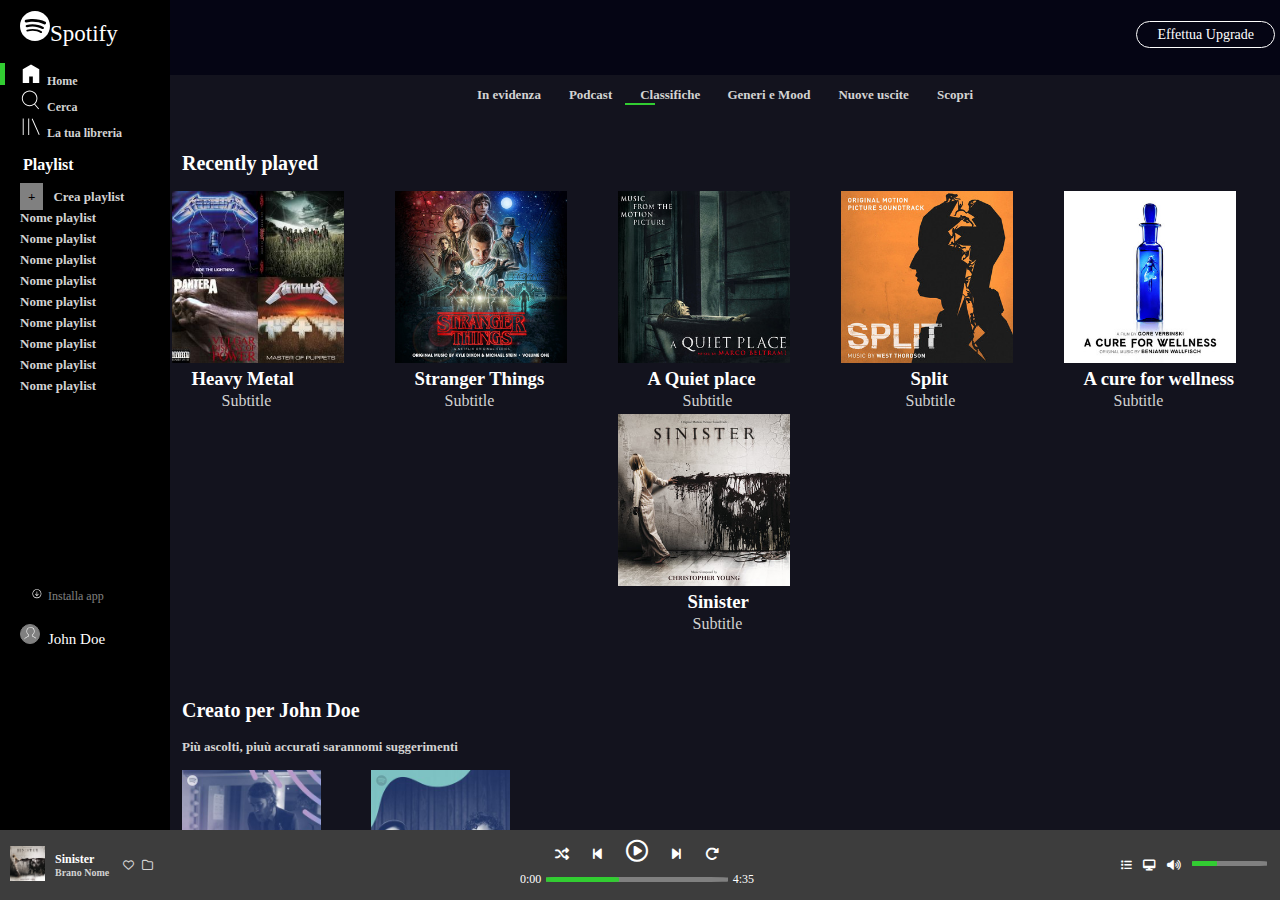
<file: index.html>
<!DOCTYPE html>
<html lang="en">
<head>
    <meta charset="UTF-8">

    <meta name="viewport" content="width=device-width, initial-scale=1.0">

    <link rel="stylesheet"
     href="https://cdnjs.cloudflare.com/ajax/libs/font-awesome/6.7.2/css/all.min.css" 
     ùintegrity="sha512-Evv84Mr4kqVGRNSgIGL/F/aIDqQb7xQ2vcrdIwxfjThSH8CSR7PBEakCr51Ck+w+/U6swU2Im1vVX0SVk9ABhg==" 
     crossorigin="anonymous"
     referrerpolicy="no-referrer"/>

    <link rel="stylesheet" href="./css/style.css">
    <title>Spotify</title>
</head>
<body>
    <div class="wrapper" >
        <main >
            <div class="playlist">
                <div class="spotify">
                    <span id="img-1"><img src="./image/logo-small.svg"><span id="name">Spotify</span></span>
                </div>
                <div class="search">
                    <span id="img"class="name-home"><img src="./image/home.svg"><span id="name">Home</span></span>
                    <span id="img"><img src="./image/search.svg"><span id="name">Cerca</span></span>
                    <span id="img"><img src="./image/libreria.svg"><span id="name">La tua libreria</span></span>
                </div>

                <div class="main-playlist">
                    <h4>Playlist</h4>
                    <div class="name-playlist">
                        <p><span class="creation">+</span>Crea playlist</p>
                        <p>Nome playlist</p>
                        <p>Nome playlist</p>
                        <p>Nome playlist</p>
                        <p>Nome playlist</p>
                        <p>Nome playlist</p>
                        <p>Nome playlist</p>
                        <p>Nome playlist</p>
                        <p>Nome playlist</p>
                        <p>Nome playlist</p>
                    </div>
                </div>
                <div class="footer-playlist">
                    <div class="playlist-bottom">
                        <div id="card">
                            <span id="img-footer"><img src="./image/download.svg"><span id="app">Installa app</span></span>
                         </div>
                        <div id="card-2">
                            <span id="profile"><img src="./image/profile.svg"><span id="name-bottom">John Doe</span></span>
                        </div>
                    </div>
                </div>
            </div>
            <div class="content">
                <div class="upgrade">
                    <div class="login">
                        <span>Effettua Upgrade</span>
                    </div>
                </div>
                <div class="search-music">
                    <div class="news">
                        <span>In evidenza</span>
                        <span>Podcast</span>
                        <span>Classifiche </span>
                        <span>Generi e Mood</span>
                        <span>Nuove uscite</span>
                        <span>Scopri</span>
                        <div class="line-news"></div>
                    </div>
                </div>
                <div class="type-song">
                    <div class="title-song">
                        <h2>Recently played</h2>
                    </div>
                    <div class="container-row">
                        <div class="row">
                            <div class="col-1-6">
                                <div class="card-image">
                                    <img src="./image/metal_lifting.jpg">
                                </div>
                                <div class="card-title">
                                    <h3>Heavy Metal</h3>
                                    <p>Subtitle</p>
                                </div>
                            </div>
                            <div class="col-1-6">
                                <div class="card-image">
                                    <img src="./image/stranger.jpeg">
                                </div>
                                <div class="card-title">
                                    <h3>Stranger Things</h3>
                                    <p>Subtitle</p>
                                </div>
                            </div>
                            <div class="col-1-6">
                                <div class="card-image">
                                    <img src="./image/aquietplace.jpeg">
                                </div>
                                <div class="card-title">
                                    <h3 class="place"> A Quiet place</h3>
                                    <p id="place">Subtitle</p>
                                </div>
                            </div>
                            <div class="col-1-6">
                                <div class="card-image">
                                    <img src="./image/split.jpeg">
                                </div>
                                <div class="card-title">
                                    <h3 class="split">Split</h3>
                                    <p id="split">Subtitle</p>
                                </div>
                            </div>
                            <div class="col-1-6">
                                <div class="card-image">
                                    <img src="./image/cure.jpeg">
                                </div>
                                <div class="card-title">
                                    <h3>A cure for wellness </h3>
                                    <p>Subtitle</p>
                                </div>
                            </div>
                            <div class="col-1-6">
                                <div class="card-image">
                                    <img src="./image/sinister.jpeg">
                                </div>
                                <div class="card-title">
                                    <h3 class="sinister">Sinister</h3>
                                    <p id="sinister">Subtitle</p>
                                </div>
                            </div>
                        </div>
                    </div>
                </div>
                <div class="type-song-2">
                    <div class="title-song-2">
                        <h2>Creato per John Doe</h2>
                        <p>Più ascolti, piuù accurati sarannomi suggerimenti</p>
                    </div>
                    <div class="container-row">
                        <div class="row">
                            <div class="col-1-2">
                                <div class="card-image">
                                    <img src="./image/radar.jpeg">
                                </div>
                                <div class="card-title">    
                                    <h3>Release Radar</h3>
                                </div>
                            </div>
                            <div class="col-1-2">
                                <div class="card-image">
                                    <img src="./image/mixdaily.jpeg">
                                </div>
                                <div class="card-title">
                                    <h3>Daili Mix 1</h3>
                                </div>
                            </div>
                        </div>
                    </div>
                </div>
                <div class="type-song-2">
                    <div class="title-song-2">
                        <h2>Artisti più popolari</h2>
                        <p>Più ascolti, piuù accurati sarannomi suggerimenti</p>
                    </div>
                    <div class="container-row">
                        <div class="row">
                            <div class="col-1-2">
                                <div class="card-image-2">
                                    <img src="./image/youg.jpeg">
                                </div>
                                <div class="card-title-2">    
                                    <h3>Youg</h3>
                                </div>
                            </div>
                            <div class="col-1-2">
                                <div class="card-image-3">
                                    <img src="./image/einaudi.jpeg">
                                </div>
                                <div class="card-title-3">
                                    <h3>Einaudi</h3>
                                </div>
                            </div>
                        </div>
                    </div>
                </div>
            </div>
        </main>
        <footer>
            <div class="piece-of-music">
                <div class="img-piece">
                    <img src="./image/sinister.jpeg">
                </div>
                <div class="title-piece">
                    <h4>Sinister</h4>
                    <p>Brano Nome</p>
                </div>
                <div class="icons">
                    <span>
                        <i class="fa-regular fa-heart"></i>
                        <i class="fa-regular fa-folder"></i>
                    </span>
                </div>
            </div>
            <div class="riproduction">
                <div class="icon-riproduction">
                    <span>
                        <i class="fa-solid fa-shuffle"></i>
                        <i class="fa-solid fa-backward-step"></i>
                        <i class="fa-regular fa-circle-play"></i>
                        <i class="fa-solid fa-forward-step"></i>
                        <i class="fa-solid fa-rotate-right"></i>
                    </span>
                </div>
                <div class="inline">
                    <div class="time-1">0:00</div>
                    <div class="line">
                        <div class="line-2"></div>
                    </div>
                    <div class="time-2">4:35</div>
                </div>
            </div>
            <div class="volume-music">
                <div class="icon-music">
                    <span>
                        <i class="fa-solid fa-list"></i>
                        <i class="fa-solid fa-desktop"></i>
                    </span>
                </div>
                <div class="icon-volume">
                    <div><i class="fa-solid fa-volume-high"></i></div> 
                    <div class="icon-line">
                        <div class="icon-line-2"></div>
                    </div>
                </div>
            </div>
        </footer>
    </div>
</body>
</html>
</file>
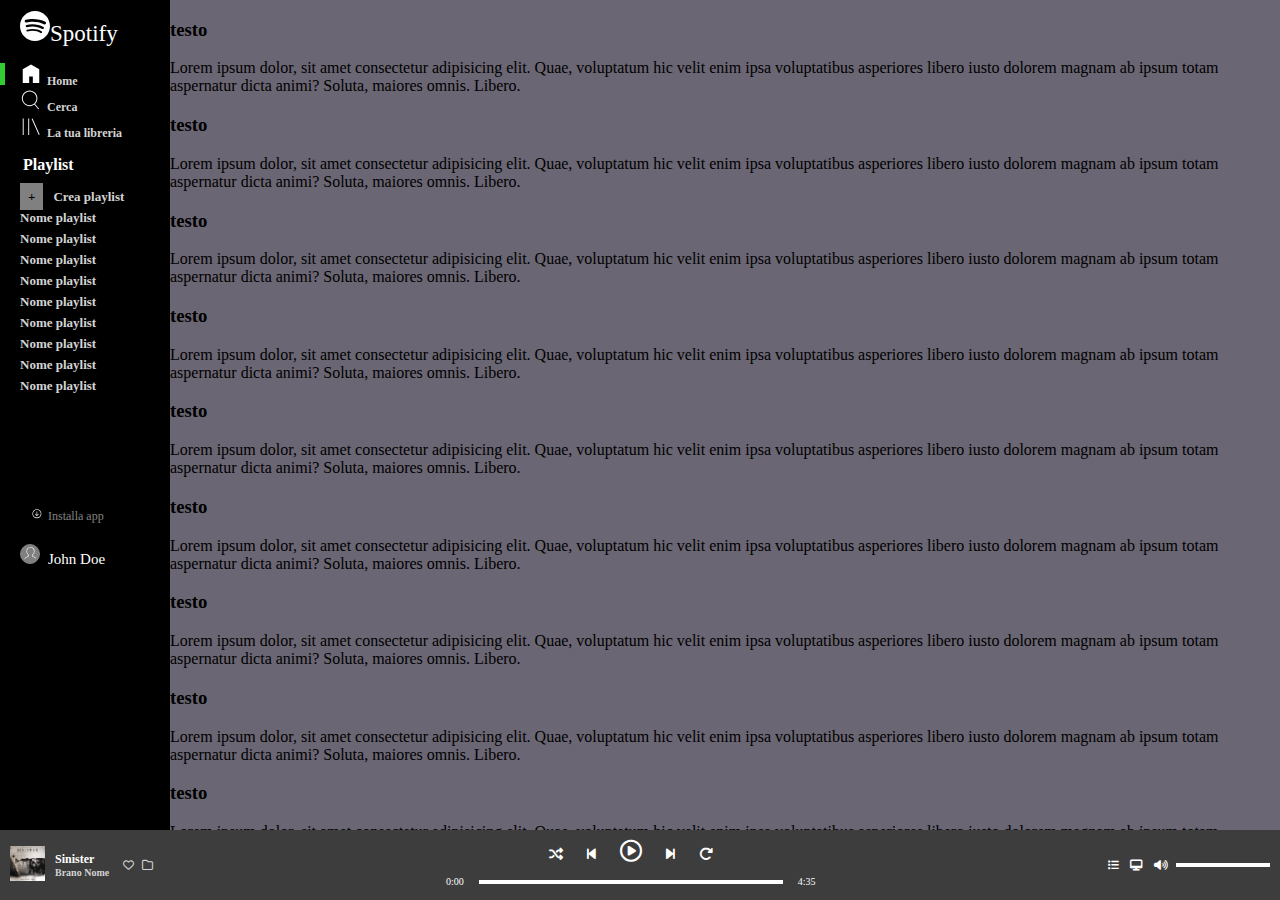
<file: img/index.html>
<!DOCTYPE html>
<html lang="en">
<head>
    <meta charset="UTF-8">

    <meta name="viewport" content="width=device-width, initial-scale=1.0">

    <link rel="stylesheet"
     href="https://cdnjs.cloudflare.com/ajax/libs/font-awesome/6.7.2/css/all.min.css" 
     ùintegrity="sha512-Evv84Mr4kqVGRNSgIGL/F/aIDqQb7xQ2vcrdIwxfjThSH8CSR7PBEakCr51Ck+w+/U6swU2Im1vVX0SVk9ABhg==" 
     crossorigin="anonymous"
     referrerpolicy="no-referrer"/>

    <link rel="stylesheet" href="./css/style.css">
    <title>Spotify</title>
</head>
<body>
    <div class="wrapper" >
        <main >
            <div class="playlist">
                <div class="spotify">
                    <span id="img-1"><img src="./image/logo-small.svg"><span id="name">Spotify</span></span>
                </div>
                <div class="search">
                    <span id="img"class="name-home"><img src="./image/home.svg"><span id="name">Home</span></span>
                    <span id="img"><img src="./image/search.svg"><span id="name">Cerca</span></span>
                    <span id="img"><img src="./image/libreria.svg"><span id="name">La tua libreria</span></span>
                </div>

                <div class="main-playlist">
                    <h4>Playlist</h4>
                    <div class="name-playlist">
                        <p><span class="creation">+</span>Crea playlist</p>
                        <p>Nome playlist</p>
                        <p>Nome playlist</p>
                        <p>Nome playlist</p>
                        <p>Nome playlist</p>
                        <p>Nome playlist</p>
                        <p>Nome playlist</p>
                        <p>Nome playlist</p>
                        <p>Nome playlist</p>
                        <p>Nome playlist</p>
                    </div>
                </div>
                <div class="footer-playlist">
                    <div class="playlist-bottom">
                        <div id="card">
                            <span id="img-footer"><img src="./image/download.svg"><span id="app">Installa app</span></span>
                         </div>
                        <div id="card-2">
                            <span id="profile"><img src="./image/profile.svg"><span id="name-bottom">John Doe</span></span>
                        </div>
                    </div>
                </div>
            </div>
            <div class="content">
                <h3>testo</h3>
                <p>Lorem ipsum dolor, sit amet consectetur adipisicing elit. Quae, voluptatum hic velit enim ipsa voluptatibus asperiores libero iusto dolorem magnam ab ipsum totam aspernatur dicta animi? Soluta, maiores omnis. Libero.</p>
                <h3>testo</h3>
                <p>Lorem ipsum dolor, sit amet consectetur adipisicing elit. Quae, voluptatum hic velit enim ipsa voluptatibus asperiores libero iusto dolorem magnam ab ipsum totam aspernatur dicta animi? Soluta, maiores omnis. Libero.</p>
                <h3>testo</h3>
                <p>Lorem ipsum dolor, sit amet consectetur adipisicing elit. Quae, voluptatum hic velit enim ipsa voluptatibus asperiores libero iusto dolorem magnam ab ipsum totam aspernatur dicta animi? Soluta, maiores omnis. Libero.</p>
                <h3>testo</h3>
                <p>Lorem ipsum dolor, sit amet consectetur adipisicing elit. Quae, voluptatum hic velit enim ipsa voluptatibus asperiores libero iusto dolorem magnam ab ipsum totam aspernatur dicta animi? Soluta, maiores omnis. Libero.</p>
                <h3>testo</h3>
                <p>Lorem ipsum dolor, sit amet consectetur adipisicing elit. Quae, voluptatum hic velit enim ipsa voluptatibus asperiores libero iusto dolorem magnam ab ipsum totam aspernatur dicta animi? Soluta, maiores omnis. Libero.</p>
                <h3>testo</h3>
                <p>Lorem ipsum dolor, sit amet consectetur adipisicing elit. Quae, voluptatum hic velit enim ipsa voluptatibus asperiores libero iusto dolorem magnam ab ipsum totam aspernatur dicta animi? Soluta, maiores omnis. Libero.</p>
                <h3>testo</h3>
                <p>Lorem ipsum dolor, sit amet consectetur adipisicing elit. Quae, voluptatum hic velit enim ipsa voluptatibus asperiores libero iusto dolorem magnam ab ipsum totam aspernatur dicta animi? Soluta, maiores omnis. Libero.</p>
                <h3>testo</h3>
                <p>Lorem ipsum dolor, sit amet consectetur adipisicing elit. Quae, voluptatum hic velit enim ipsa voluptatibus asperiores libero iusto dolorem magnam ab ipsum totam aspernatur dicta animi? Soluta, maiores omnis. Libero.</p>
                <h3>testo</h3>
                <p>Lorem ipsum dolor, sit amet consectetur adipisicing elit. Quae, voluptatum hic velit enim ipsa voluptatibus asperiores libero iusto dolorem magnam ab ipsum totam aspernatur dicta animi? Soluta, maiores omnis. Libero.</p>
                <h3>testo</h3>
                <p>Lorem ipsum dolor, sit amet consectetur adipisicing elit. Quae, voluptatum hic velit enim ipsa voluptatibus asperiores libero iusto dolorem magnam ab ipsum totam aspernatur dicta animi? Soluta, maiores omnis. Libero.</p>
                <h3>testo</h3>
                <p>Lorem ipsum dolor, sit amet consectetur adipisicing elit. Quae, voluptatum hic velit enim ipsa voluptatibus asperiores libero iusto dolorem magnam ab ipsum totam aspernatur dicta animi? Soluta, maiores omnis. Libero.</p>
                <h3>testo</h3>
                <p>Lorem ipsum dolor, sit amet consectetur adipisicing elit. Quae, voluptatum hic velit enim ipsa voluptatibus asperiores libero iusto dolorem magnam ab ipsum totam aspernatur dicta animi? Soluta, maiores omnis. Libero.</p>
            </div>
        </main>
        <footer>
            <div class="piece-of-music">
                <div class="img-piece">
                    <img src="./image/sinister.jpeg">
                </div>
                <div class="title-piece">
                    <h4>Sinister</h4>
                    <p>Brano Nome</p>
                </div>
                <div class="icons">
                    <span>
                        <i class="fa-regular fa-heart"></i>
                        <i class="fa-regular fa-folder"></i>
                    </span>
                </div>
            </div>
            <div class="riproduction">
                <div class="icon-riproduction">
                    <span>
                        <i class="fa-solid fa-shuffle"></i>
                        <i class="fa-solid fa-backward-step"></i>
                        <i class="fa-regular fa-circle-play"></i>
                        <i class="fa-solid fa-forward-step"></i>
                        <i class="fa-solid fa-rotate-right"></i>
                    </span>
                </div>
                <div class="inline">
                    <div class="time-1">0:00</div>
                    <hr>
                    <div class="time-2">4:35</div>
                </div>
            </div>
            <div class="volume-music">
                <div class="icon-music">
                    <span>
                        <i class="fa-solid fa-list"></i>
                        <i class="fa-solid fa-desktop"></i>
                    </span>
                </div>
                <div class="icon-volume">
                    <div><i class="fa-solid fa-volume-high"></i></div> 
                    <hr>
                </div>
            </div>
        </footer>
    </div>
</body>
</html>
</file>
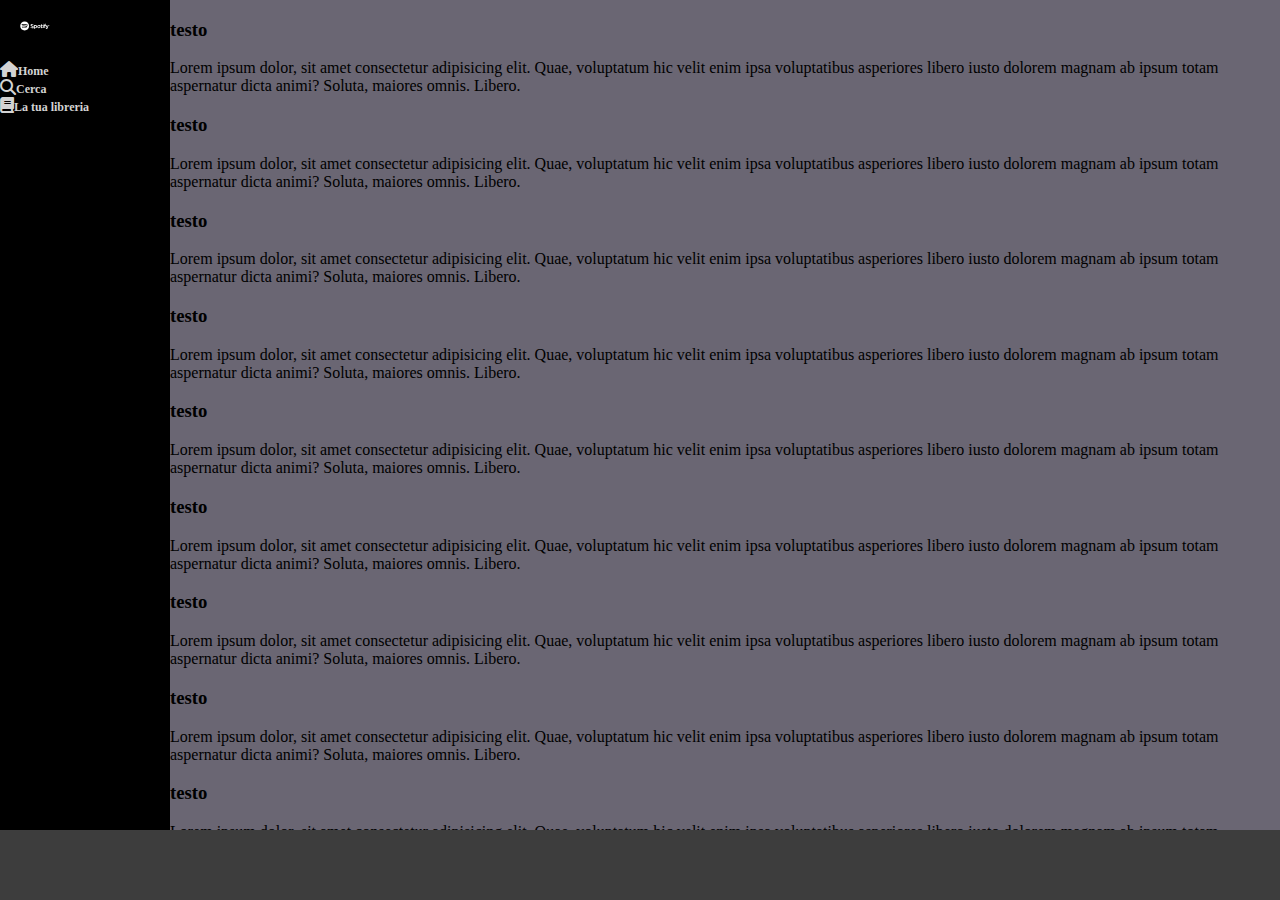
<file: img/css/index.html>
<!DOCTYPE html>
<html lang="en">
<head>
    <meta charset="UTF-8">
    <meta name="viewport" content="width=device-width, initial-scale=1.0">
    <link rel="stylesheet"
     href="https://cdnjs.cloudflare.com/ajax/libs/font-awesome/6.7.2/css/all.min.css" 
     ùintegrity="sha512-Evv84Mr4kqVGRNSgIGL/F/aIDqQb7xQ2vcrdIwxfjThSH8CSR7PBEakCr51Ck+w+/U6swU2Im1vVX0SVk9ABhg==" 
     crossorigin="anonymous"
     referrerpolicy="no-referrer"/>
    <link rel="stylesheet" href="./style.css">
    <title>Spotify</title>
</head>
<body>
    <div class="wrapper" >
        <main >
            <div class="playlist">
                <div class="spotify">
                    <img src="../image/logo.svg">
                </div>
                <div class="search">
                    <span><i class="fa-solid fa-house"></i><span id="name">Home</span></span> 
                    <span><i class="fa-solid fa-magnifying-glass"></i><span id="name">Cerca</span></span>
                    <span><i class="fa-solid fa-book"></i><span id="name">La tua libreria</span></span>
                </div>
            </div>
            <div class="content">
                <h3>testo</h3>
                <p>Lorem ipsum dolor, sit amet consectetur adipisicing elit. Quae, voluptatum hic velit enim ipsa voluptatibus asperiores libero iusto dolorem magnam ab ipsum totam aspernatur dicta animi? Soluta, maiores omnis. Libero.</p>
                <h3>testo</h3>
                <p>Lorem ipsum dolor, sit amet consectetur adipisicing elit. Quae, voluptatum hic velit enim ipsa voluptatibus asperiores libero iusto dolorem magnam ab ipsum totam aspernatur dicta animi? Soluta, maiores omnis. Libero.</p>
                <h3>testo</h3>
                <p>Lorem ipsum dolor, sit amet consectetur adipisicing elit. Quae, voluptatum hic velit enim ipsa voluptatibus asperiores libero iusto dolorem magnam ab ipsum totam aspernatur dicta animi? Soluta, maiores omnis. Libero.</p>
                <h3>testo</h3>
                <p>Lorem ipsum dolor, sit amet consectetur adipisicing elit. Quae, voluptatum hic velit enim ipsa voluptatibus asperiores libero iusto dolorem magnam ab ipsum totam aspernatur dicta animi? Soluta, maiores omnis. Libero.</p>
                <h3>testo</h3>
                <p>Lorem ipsum dolor, sit amet consectetur adipisicing elit. Quae, voluptatum hic velit enim ipsa voluptatibus asperiores libero iusto dolorem magnam ab ipsum totam aspernatur dicta animi? Soluta, maiores omnis. Libero.</p>
                <h3>testo</h3>
                <p>Lorem ipsum dolor, sit amet consectetur adipisicing elit. Quae, voluptatum hic velit enim ipsa voluptatibus asperiores libero iusto dolorem magnam ab ipsum totam aspernatur dicta animi? Soluta, maiores omnis. Libero.</p>
                <h3>testo</h3>
                <p>Lorem ipsum dolor, sit amet consectetur adipisicing elit. Quae, voluptatum hic velit enim ipsa voluptatibus asperiores libero iusto dolorem magnam ab ipsum totam aspernatur dicta animi? Soluta, maiores omnis. Libero.</p>
                <h3>testo</h3>
                <p>Lorem ipsum dolor, sit amet consectetur adipisicing elit. Quae, voluptatum hic velit enim ipsa voluptatibus asperiores libero iusto dolorem magnam ab ipsum totam aspernatur dicta animi? Soluta, maiores omnis. Libero.</p>
                <h3>testo</h3>
                <p>Lorem ipsum dolor, sit amet consectetur adipisicing elit. Quae, voluptatum hic velit enim ipsa voluptatibus asperiores libero iusto dolorem magnam ab ipsum totam aspernatur dicta animi? Soluta, maiores omnis. Libero.</p>
                <h3>testo</h3>
                <p>Lorem ipsum dolor, sit amet consectetur adipisicing elit. Quae, voluptatum hic velit enim ipsa voluptatibus asperiores libero iusto dolorem magnam ab ipsum totam aspernatur dicta animi? Soluta, maiores omnis. Libero.</p>
                <h3>testo</h3>
                <p>Lorem ipsum dolor, sit amet consectetur adipisicing elit. Quae, voluptatum hic velit enim ipsa voluptatibus asperiores libero iusto dolorem magnam ab ipsum totam aspernatur dicta animi? Soluta, maiores omnis. Libero.</p>
                <h3>testo</h3>
                <p>Lorem ipsum dolor, sit amet consectetur adipisicing elit. Quae, voluptatum hic velit enim ipsa voluptatibus asperiores libero iusto dolorem magnam ab ipsum totam aspernatur dicta animi? Soluta, maiores omnis. Libero.</p>
            </div>
        </main>
        <footer></footer>
    </div>
</body>
</html>
</file>
<file: css/style.css>
body{
    margin:0 ;
}
.debug{
    border: 2px dashed red;
    background-color: #f67373;
    min-height: 50px;
    padding: 5px;
}
.wrapper{
    width: 100%;
    height: 100vh;
    overflow: hidden;
    display: flex;
    flex-direction: column;
    
}
main{
     background-color: hsla(259, 85%, 5%, 0.604);
     flex-grow: 1;
     display: flex;
     height:calc(100vh - 110px);
     cursor: pointer;
}

footer{
    height: 70px;
    background-color: hsl(0, 0%, 24%);
    display: flex;
    flex-direction: row;
    justify-content: space-between;
    padding: 0 10px;
    cursor: pointer;
}
.playlist{
    background-color: black;
    width: 170px;
    overflow: auto;
}
.content{
    width: calc(100% - 170px);
    overflow: auto;
    background-color: #13131e;
}
.playlist .spotify{
    margin: 11px 0 16px 0;
}

.playlist .spotify #name{
    color: white;
    font-size: 23px;
    margin-bottom: 30px;
   
}
.playlist .spotify img{
   width: 30px;
   height: 30px;
   margin-left: 10px;
   padding-left: 10px;
}
.search{
    display: flex;
    flex-direction: column;
    color: lightgray;
}
.search img{
   width: 22px;
   height: 22px;
   padding-left: 10px;
   margin-left: 10px;
   margin-right: 5px;
}
.search #name{
    font-size: 12px;
    font-weight: bold;
}
.search  .name-home img {
    border-left: 5px solid limegreen;
    margin-right: 5px;
    padding-left: 15px;
    margin-left: 0;
}
.main-playlist{
    color: lightgrey;
    width: 100%;
    height: 320px;
}
.footer-playlist{
    color:rgba(255, 255, 255, 0.50) ;
    height: 30px;
}
.main-playlist h4{
    padding-left: 13px;
    margin: 15px 10px;
    color: white;
    font-weight: bold;
}
.main-playlist p{
    padding-left: 10px;
    margin: 5px 10px;
    font-size: 13px;
    font-weight: bold;
    
}
.main-playlist .creation{
    padding: 6px 8px;
    background-color: gray;
    color: hsl(0, 0%, 0%);
    margin-top: 12px ;
    margin-bottom: 10px;
    margin-left: 0;
    margin-right: 10px;
}

.playlist-bottom #card #img-footer{
    margin-left: 10px;
    margin-bottom: 10px;
    padding-left: 10px;
    
}
.playlist-bottom  #card,
.playlist-bottom  #card-2{
    padding: 0 10px;
}

.playlist-bottom  #card img{
    width: 12px;
    height: 12px;
    margin-right: 6px;
}

.footer-playlist .playlist-bottom #app{
    font-size: 12px;
}

.playlist-bottom #card-2 #profile img{
    height: 15px;
    width: 15px; 
    margin-left: 10px;
    padding: 1.5px;
    margin-right: 8px;
    border: 1px solid gray;
    border-radius: 50%;
    background-color: grey;
}
.footer-playlist .playlist-bottom #card{
    margin-top: 30px;
    padding-top: 00px;  
}
.footer-playlist .playlist-bottom #card-2{
    margin-top: 20px;
    padding-top: 0px;
}
.footer-playlist .playlist-bottom #profile{
    color: white;
    font-size: 15px; padding-top: 5px;
}
footer .piece-of-music{
    display: flex;
    flex-direction: row;
    align-items: center;
}
footer .piece-of-music .title-piece{
    display: flex;
    flex-direction: column;
}
footer .piece-of-music .title-piece p,
footer .piece-of-music .title-piece h4{
    margin: 0 ;
    padding: 0 10px;
    font-weight: bold;
}
footer .piece-of-music .title-piece h4{
    color: white;
    font-size: 12px;
}
footer .piece-of-music .title-piece p{
     color: lightgray;
     font-size: 10px;
}
footer .piece-of-music .icons span{
   display: flex;
    color:lightgray;
    flex-direction: row; 
}
.piece-of-music .icons span i{
    margin: 4px;
    font-size: 11px;
}

.piece-of-music .img-piece img{
    width: 35px;
}
.riproduction{
    display: flex;
    flex-direction: column;
}
.riproduction .icon-riproduction{
    padding-top: 3px;
    color: white;
    text-align: center;
    padding: 0 25px;
}
.riproduction .icon-riproduction i{
    margin: 10px;
    font-size: 14px;
}
.riproduction .icon-riproduction span .fa-circle-play{
    font-size: 22px;
}
footer .inline{
    display: flex;
    flex-direction: row;
    justify-content: space-between;
    
}
footer .inline .time-1{
    font-size: 12px;
    color: white;

}
footer .inline > .line{
    background-color: grey;
    width: 100%;
    height: 5px;
    align-items: center;
    margin: 0.3rem 0.3rem;
    border-radius: 10%;

}
footer .inline .line > .line-2{
    height: 5px;
    width: 40%;
    background-color: limegreen;
    border-radius: 10%;

}
footer .inline .time-2{
    font-size: 12px;
    color: white;
}
footer .volume-music{
    display: flex;
    flex-direction: row;
    align-items: center;
}
footer .volume-music .icon-music{
    color: white;
    font-size: 11px;
}
.volume-music .icon-music span i{
    margin: 4px;
}
footer .volume-music .icon-volume{
    color: white;
    font-size: 11px;
}
.volume-music .icon-volume i{
    margin: 8px;
}
.volume-music .icon-volume{
    display: flex;
    flex-direction: row;
}
 .icon-volume .icon-line{
    background-color: grey;
    width: 75px;
    height: 5px;
    align-items: center;
    margin: 0.6rem 0.2rem;
    border-radius: 10%;
}
footer .icon-volume .icon-line > .icon-line-2{
    height: 5px;
    width: 25px;
    background-color: limegreen;
    border-radius: 10%;
}
 .content  .upgrade{
    background-color: hsl(240, 57%, 5%);
    width: 100%;
    height: 75px;
 }
 .content  .upgrade .login{
    text-align: right;
    color: white;
    padding: 25px 5px;
    cursor: pointer;
 }
 .content  .upgrade .login span{
    border: 1px solid white;
    padding: 5px 20px;
    border-radius: 20px;
    font-size: 14px;
 }
 .content .search-music{
    height: 50px;
    text-align: center;
    padding-top: 10px;
   
 }
 .content .search-music .news span{
    margin: 12px;
    font-weight: bold;
    color: lightgray;
    font-size: 13px;
 }
 .content .search-music .news .line-news{
    background-color: limegreen;
    height: 2px;
    width: 30px;
    margin-left: 455px;
 }
 .type-song .title-song h2{
    color: white;
    margin-left: 12px;
    font-size: 20px;
 }

.type-song .container-row{
    display: flex;
    width: 100%;
}
.content .type-song .row{
    display: flex;
    flex-direction: row;
    flex-wrap: wrap;
    min-width: 100%;
    gap: .5rem;
    justify-content: center;
}
.content .type-song .row .col-1-6{
    width: calc(100% / 6);
    height: 215px;
    width: 215px;
}
.container-row .card-image{
    width: 100%;
    height: 80%;
}
.container-row .card-image  img{
     width: 80%;
}
.container-row .card-title h3{
    padding-top: 5px;
    padding-bottom: 0;
    margin-top: 0;
    margin-bottom: 0;
    margin-left: 20px;
    color: white;
}
.container-row .card-title p{
    margin-top: 2px;
    margin-left: 50px;
    color: lightgray;
}
.container-row .card-title .place{
    margin-left: 30px;
}
.container-row .card-title #place{
    margin-left: 65px;
}

.container-row .card-title .split{
    margin-left: 70px;
}
.container-row .card-title #split{
    margin-left: 65px;
}
.container-row .card-title .sinister{
    margin-left: 70px;
}
.container-row .card-title #sinister{
    margin-left: 75px;
}


.content .type-song-2 .title-song-2 h2{
    color: white;
    font-weight: bold;
    margin-left: 12px;
    margin-top: 70px;
    font-size: 20px;
 }
 .content .type-song-2  .title-song-2 p{
    margin-left: 12px;
    margin-top: 2px;
    font-weight: bold;
    font-size: 13px;
    color: lightgray;
 }
.type-song-2 .container-row {
    display: flex;
    width: 100%;
}
.type-song-2 .container-row .row{
    display: flex;
    flex-direction: row;
    flex-wrap: wrap;
    min-width: 100%;
}
 .container-row .row .col-1-2{
    width: calc(100% / 6);
    margin: 2px;
 }
 .container-row .row .col-1-2 .card-image{
    width: 100%;
    height: 80%;
 }

 .container-row .row .col-1-2 .card-image img{
    width: 80%;
    margin-left: 10px;
 }

 .container-row .row .col-1-2 .card-title{
    padding-top: 5px;
    padding-bottom: 0;
    margin-top: 0;
    margin-bottom: 0;
    margin-left: 20px;
    color: white;
 }
 .container-row .card-title-2 h3{
    padding-top: 9px;
    padding-bottom: 0;
    margin-top: 0;
    margin-bottom: 0;
    margin-left: 70px;
    color: white;
}
.container-row .card-title-3 h3{
    padding-top: 9px;
    padding-bottom: 0;
    margin-top: 0;
    margin-bottom: 0;
    margin-left: 70px;
    color: white;
}
.container-row .col-1-2 .card-image-3 img{
    border-radius: 50%;
    width: 85%;
}
.container-row .col-1-2 .card-image-2 img{
    margin-left: 10px;
    border-radius: 50%;
    width: 85%;
}



 



   /*Media Query*/
@media screen and (min-width: 890px){
    .content .search-music .news .line-news{
        background-color: limegreen;
        height: 2px;
        width: 30px;
        margin-left: 455px;
    }
    .main-playlist{
        height: 400px;
    }
    .container-row .row .col-1-2 .card-image img{
        width: 75%;
     }
}


   /*Media Query*/
@media screen and (max-width: 878px){
    .content .search-music .news .line-news{
        background-color: limegreen;
        height: 2px;
        width: 30px;
        margin-left: 120px;
    }
    .main-playlist{
        height: 320px;
    }
    
    
  
}

/* media query */
@media screen and (max-width: 552px){
    .content{
        width: 100%;
    }
    .search span #name{
        display:none;
    }
    .search #img img{
        width: 50%;
        height: 50%; 
        padding: 0 15px 0 0;
    }
    .playlist{
        background-color: black;
        width: 40px;
        overflow: auto;
    }
    .playlist .spotify #name{
        display: none;
    }
    .playlist .spotify img{
        width: 50%;
        height: 50%;
        padding: 0 15px 0 0;
    }
    .search  .name-home img {
        border: 0;
        margin-right: 5px;
        padding-left: 15px;
        margin-left: 10px;
    }
    .main-playlist{
        height: 320px;
    }

    h4, .name-playlist{
        display: none;
    }
    .footer-playlist{
        height: 30px;
    }
    .footer-playlist .playlist-bottom #app{
        display: none;
    }
    .footer-playlist .playlist-bottom{
        margin-top: 30px;
    }
    .playlist-bottom #card{
        padding: 0;
    }
    .playlist-bottom #card-2{
        padding: 0;
    }
    .playlist-bottom #card-2 img{
        margin-left: 10px;
    }
    .playlist-bottom #card #img-footer {
        width: 30%;
        height: 30%;
        padding: 0;
        margin-right: 10px; 
    }
    .footer-playlist .playlist-bottom #name-bottom{
        display: none;
    }
    .playlist-bottom #card-2 #profile{
       margin-left: 0;
    }
    .playlist-bottom #card-2 #profile img{
        margin: 0 10px 0 8px;
    }
    footer{
        display: flex;
        flex-direction: row;
        flex-wrap: nowrap;
    }
    footer .riproduction{
        display: flex; 
         flex-direction: column;
        justify-content: center;
    }
    .riproduction .inline{
        display: flex;
        flex-direction: row;
        max-width: 100%;
    }
    .riproduction .inline > line{
        max-width: 40%;
    }
    .riproduction .icon-riproduction{
        display: flex;
        flex-direction: row;
    }
    .riproduction .icon-riproduction i{
        margin: 2px 2px;
        font-size: 10px;
    }
    footer .piece-of-music{
        display: flex;
        flex-direction: row;
    }
    footer .volume-music{
        display: flex;
        flex-direction: row;
    }
    
    .volume-music .icon-music .icon-volume div{
        display: flex;
        flex-direction: row;
    }
    footer .piece-of-music .icons span{
        display: flex;
         color:lightgray;
         flex-direction: column; 
     }
    footer .piece-of-music .title-piece h4,
    footer .piece-of-music .title-piece p{
        display: flex;
        flex-direction: column;
    }
 
}
</file>
<file: img/css/style.css>
body{
    margin:0 ;
}
.debug{
    border: 2px dashed red;
    background-color: #f67373;
    min-height: 50px;
    padding: 5px;
}
.wrapper{
    width: 100%;
    height: 100vh;
    overflow: hidden;
    display: flex;
    flex-direction: column;
    
}
main{
     background-color: hsla(259, 85%, 5%, 0.604);
     flex-grow: 1;
     display: flex;
     height:calc(100vh - 110px);
     cursor: pointer;
}

footer{
    height: 70px;
    background-color: hsl(0, 0%, 24%);
    display: flex;
    flex-direction: row;
    justify-content: space-between;
    padding: 0 10px;
    cursor: pointer;
}
.playlist{
    background-color: black;
    width: 170px;
    overflow: auto;
}
.content{
    width: calc(100% - 170px);
    overflow: auto;
}
.playlist .spotify{
    margin: 11px 0 16px 0;
}

.playlist .spotify #name{
    color: white;
    font-size: 23px;
    margin-bottom: 30px;
   
}
.playlist .spotify img{
   width: 30px;
   height: 30px;
   margin-left: 10px;
   padding-left: 10px;
}
.search{
    display: flex;
    flex-direction: column;
    color: lightgray;
}
.search img{
   width: 22px;
   height: 22px;
   padding-left: 10px;
   margin-left: 10px;
   margin-right: 5px;
}
.search #name{
    font-size: 12px;
    font-weight: bold;
}
.search  .name-home img {
    border-left: 5px solid limegreen;
    margin-right: 5px;
    padding-left: 15px;
    margin-left: 0;
}
.main-playlist{
    color: lightgrey;
    width: 100%;
    height: 320px;
}
.footer-playlist{
    color:rgba(255, 255, 255, 0.50) ;
    height: 30px;
}
.main-playlist h4{
    padding-left: 13px;
    margin: 15px 10px;
    color: white;
    font-weight: bold;
}
.main-playlist p{
    padding-left: 10px;
    margin: 5px 10px;
    font-size: 13px;
    font-weight: bold;
    
}
.main-playlist .creation{
    padding: 6px 8px;
    background-color: gray;
    color: hsl(0, 0%, 0%);
    margin-top: 12px ;
    margin-bottom: 10px;
    margin-left: 0;
    margin-right: 10px;
}

.playlist-bottom #card #img-footer{
    margin-left: 10px;
    margin-bottom: 10px;
    padding-left: 10px;
    
}
.playlist-bottom  #card,
.playlist-bottom  #card-2{
    padding: 0 10px;
}

.playlist-bottom  #card img{
    width: 12px;
    height: 12px;
    margin-right: 6px;
}

.footer-playlist .playlist-bottom #app{
    font-size: 12px;
}

.playlist-bottom #card-2 #profile img{
    height: 15px;
    width: 15px; 
    margin-left: 10px;
    padding: 1.5px;
    margin-right: 8px;
    border: 1px solid gray;
    border-radius: 50%;
    background-color: grey;
}
.footer-playlist .playlist-bottom #card{
    margin-top: 30px;
    padding-top: 00px;  
}
.footer-playlist .playlist-bottom #card-2{
    margin-top: 20px;
    padding-top: 0px;
}
.footer-playlist .playlist-bottom #profile{
    color: white;
    font-size: 15px; padding-top: 5px;
}
footer .piece-of-music{
    display: flex;
    flex-direction: row;
    align-items: center;
}
footer .piece-of-music .title-piece{
    display: flex;
    flex-direction: column;
}
footer .piece-of-music .title-piece p,
footer .piece-of-music .title-piece h4{
    margin: 0 ;
    padding: 0 10px;
    font-weight: bold;
}
footer .piece-of-music .title-piece h4{
    color: white;
    font-size: 12px;
}
footer .piece-of-music .title-piece p{
     color: lightgray;
     font-size: 10px;
}
footer .piece-of-music .icons span{
   display: flex;
    color:lightgray;
    flex-direction: row; 
}
.piece-of-music .icons span i{
    margin: 4px;
    font-size: 11px;
}

.piece-of-music .img-piece img{
    width: 35px;
}
.riproduction{
    display: flex;
    flex-direction: column;
}
.riproduction .icon-riproduction{
    padding-top: 3px;
    color: white;
    text-align: center;
    padding: 0 25px;
}
.riproduction .icon-riproduction i{
    margin: 10px;
    
    font-size: 14px;
}
.riproduction .icon-riproduction span .fa-circle-play{
    font-size: 22px;
}
footer .inline{
    display: flex;
    flex-direction: row;
    justify-content: space-between;
}
footer .inline .time-1{
    font-size: 10px;
    color: white;
    margin-right: 15px;
    margin-top: 4px;
}
footer .inline hr{
    border: 2px solid white;
    width: 300px;
}
footer .inline .time-2{
    font-size: 10px;
    color: white;
    margin-left: 15px;
    margin-top: 4px;
}
footer .volume-music{
    display: flex;
    flex-direction: row;
    align-items: center;
}
footer .volume-music .icon-music{
    color: white;
    font-size: 11px;
}
.volume-music .icon-music span i{
    margin: 4px;
}
footer .volume-music .icon-volume{
    color: white;
    font-size: 11px;
}
.volume-music .icon-volume i{
    margin: 8px;
}
.volume-music .icon-volume{
    display: flex;
    flex-direction: row;
}
 .icon-volume hr{
    border: 2px solid white;
    width: 90px;
    height: 0;
    margin-top: 11px;
}





/* media query */
@media screen and (max-width: 552px){
    .content{
        width: 100%;
    }
    .search span #name{
        display:none;
    }
    .search #img img{
        width: 50%;
        height: 50%; 
        padding: 0 15px 0 0;
    }
    .playlist{
        background-color: black;
        width: 40px;
        overflow: auto;
    }
    .playlist .spotify #name{
        display: none;
    }
    .playlist .spotify img{
        width: 50%;
        height: 50%;
        padding: 0 15px 0 0;
    }
    .search  .name-home img {
        border: 0;
        margin-right: 5px;
        padding-left: 15px;
        margin-left: 10px;
    }
    .main-playlist{
        height: 320px;
    }

    h4, .name-playlist{
        display: none;
    }
    .footer-playlist{
        height: 30px;
    }
    .footer-playlist .playlist-bottom #app{
        display: none;
    }
    .footer-playlist .playlist-bottom{
        margin-top: 30px;
    }
    .playlist-bottom #card{
        padding: 0;
    }
    .playlist-bottom #card-2{
        padding: 0;
    }
    .playlist-bottom #card-2 img{
        margin-left: 10px;
    }
    .playlist-bottom #card #img-footer {
        width: 30%;
        height: 30%;
        padding: 0;
        margin-right: 10px; 
    }
    .footer-playlist .playlist-bottom #name-bottom{
        display: none;
    }
    .playlist-bottom #card-2 #profile{
       margin-left: 0;
    }
    .playlist-bottom #card-2 #profile img{
        margin: 0 10px 0 8px;
    }
    footer{
        display: flex;
        flex-direction: row;
        flex-wrap: nowrap;
    }
    footer .riproduction{
        display: flex; 
    }
    footer .piece-of-music{
        display: flex;
    }
    footer .volume-music{
        display: flex;
    }
    
    .volume-music .icon-music .icon-volume div{
        display: flex;
        flex-direction: row;
    }
    footer .piece-of-music .icons span{
        display: flex;
         color:lightgray;
         flex-direction: column; 
     }
    footer .piece-of-music .title-piece h4,
    footer .piece-of-music .title-piece p{
        display: flex;
        flex-direction: column;
    }
 
}
</file>
